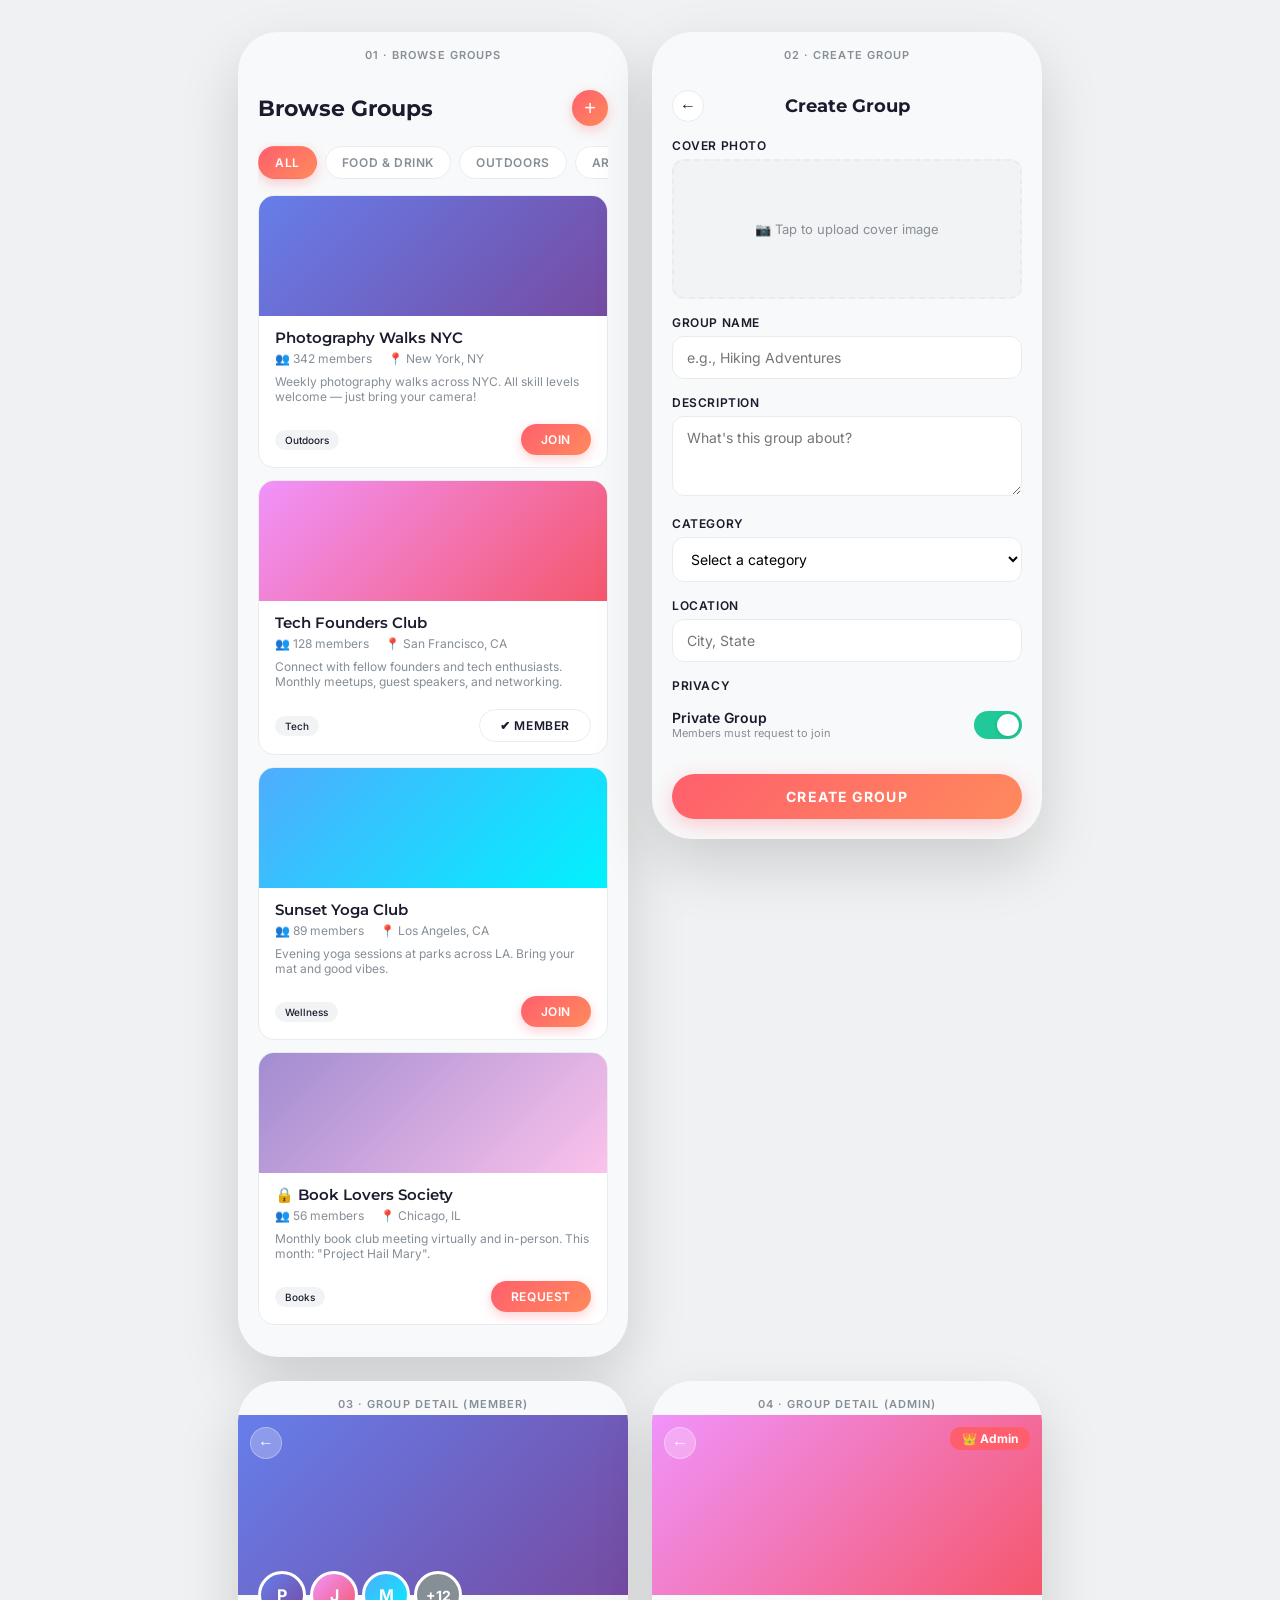
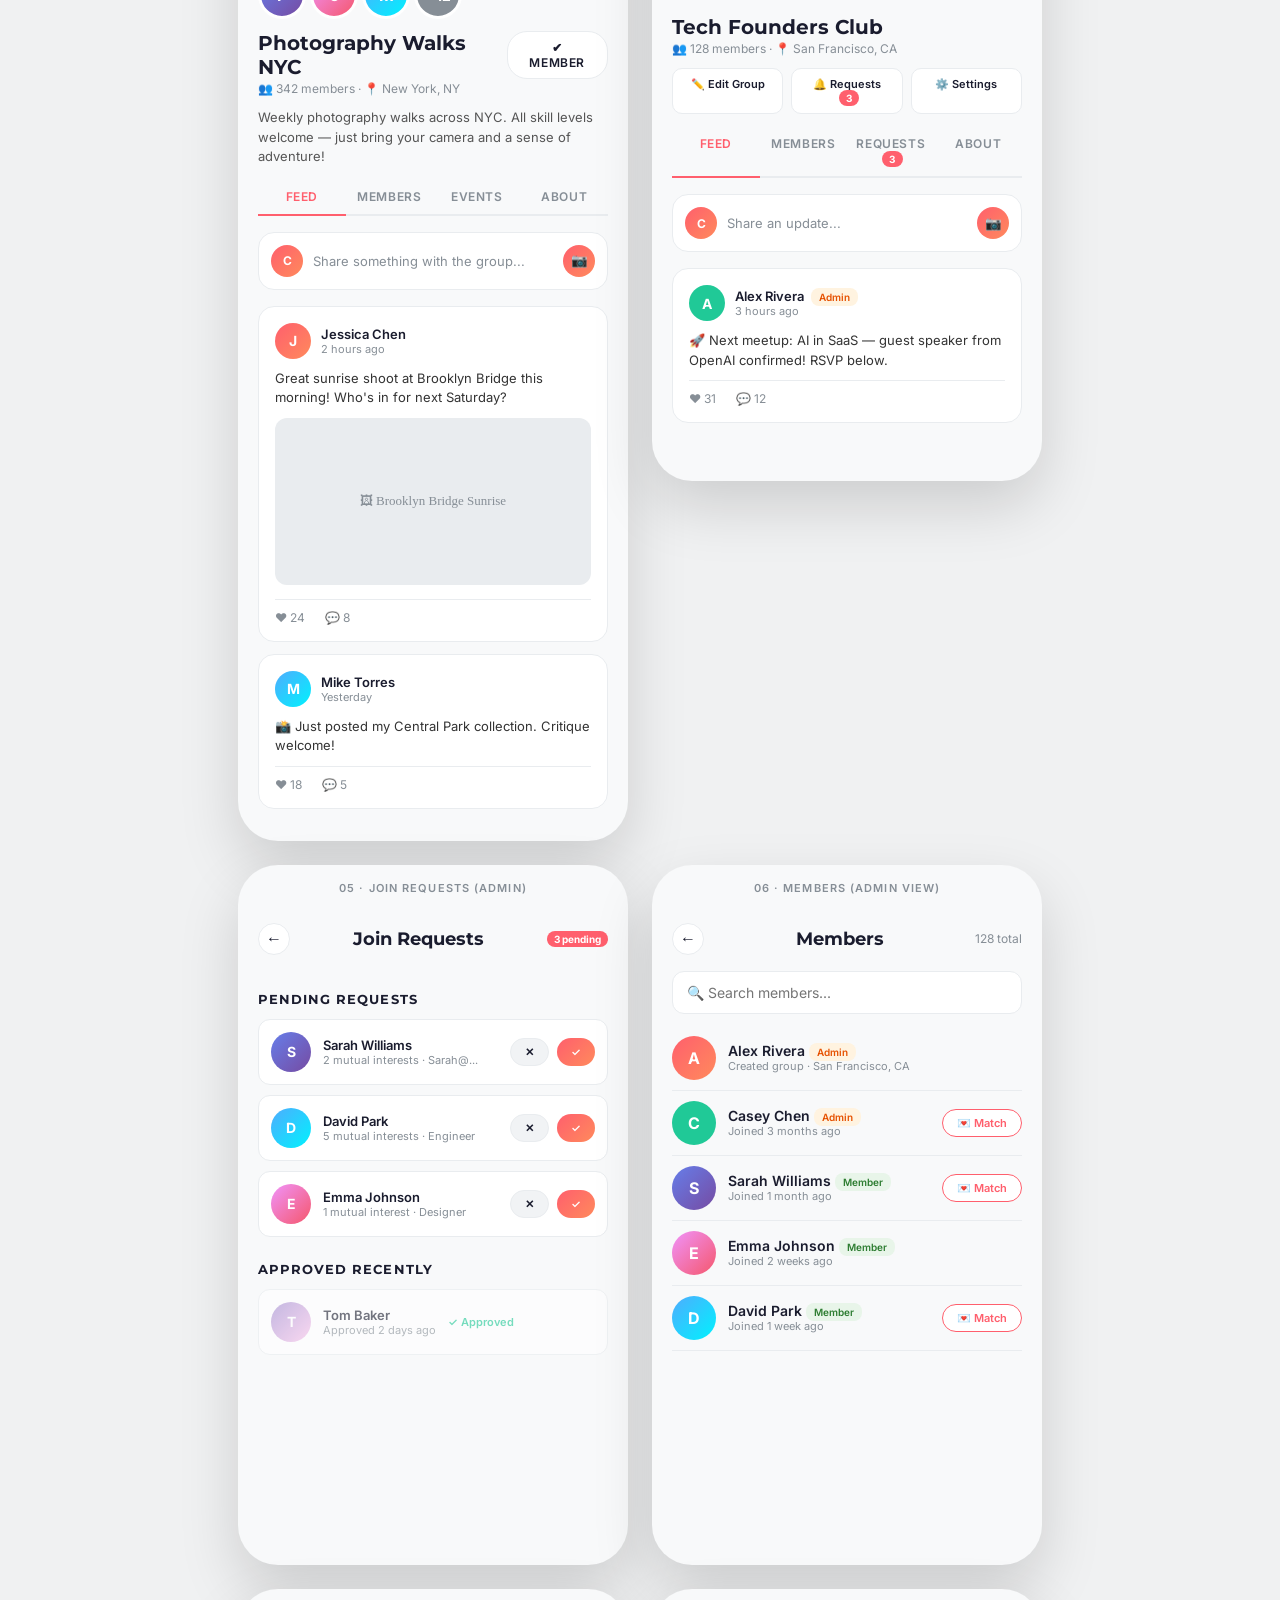
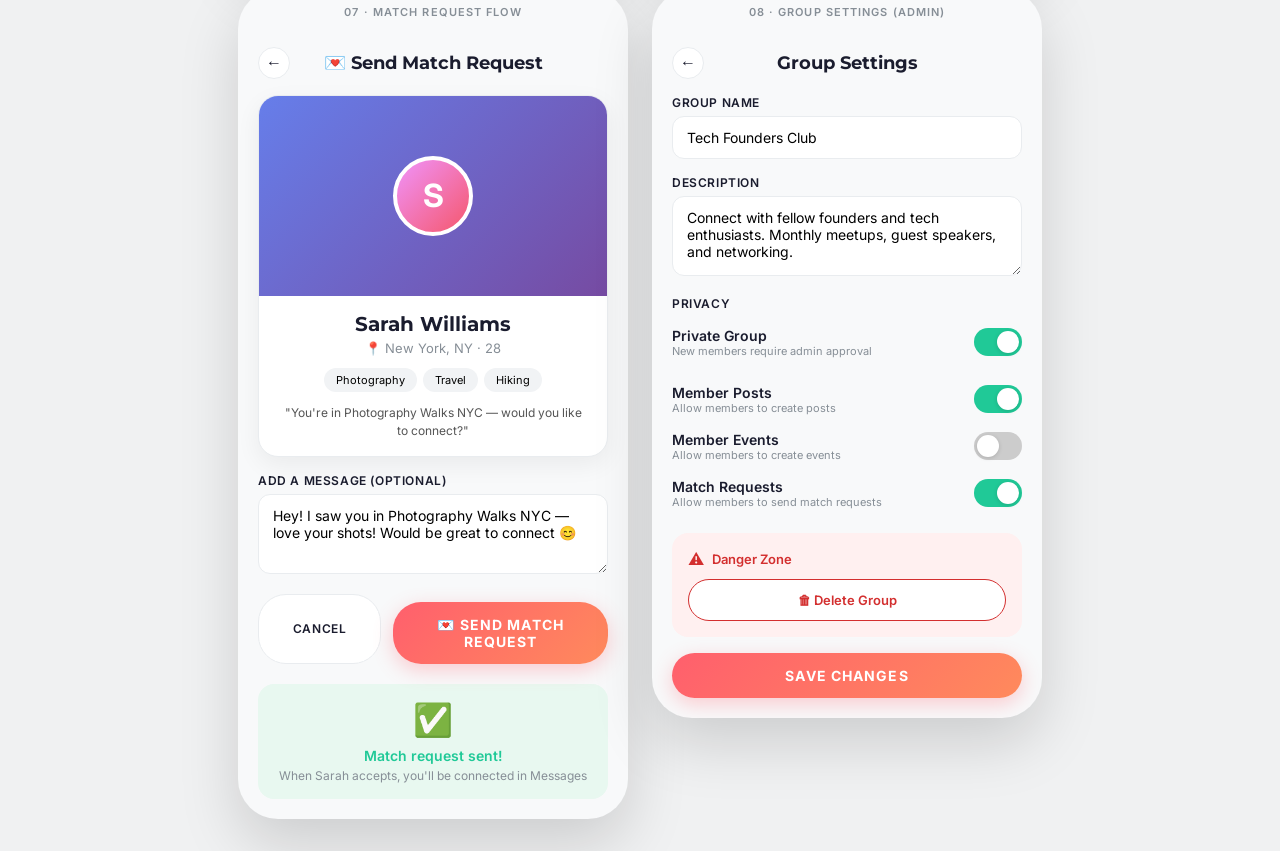
<file: groups-prototype.html>
<!DOCTYPE html>
<html lang="en">
<head>
<meta charset="UTF-8">
<meta name="viewport" content="width=device-width, initial-scale=1.0, maximum-scale=1.0, user-scalable=no">
<title>Vynce Groups — Design Prototype</title>
<style>
  @import url('https://fonts.googleapis.com/css2?family=Inter:wght@400;500;600;700&family=Montserrat:wght@600;700;800;900&display=swap');

  * { margin: 0; padding: 0; box-sizing: border-box; }
  body {
    font-family: 'Inter', sans-serif;
    background: #f0f1f2;
    display: flex;
    flex-wrap: wrap;
    gap: 24px;
    padding: 32px;
    justify-content: center;
    align-items: flex-start;
  }

  .phone {
    width: 390px;
    background: #f8f9fa;
    border-radius: 40px;
    overflow: hidden;
    box-shadow: 0 25px 60px rgba(0,0,0,0.15);
    position: relative;
    min-height: 700px;
  }
  .phone-inner {
    padding: 20px;
  }

  /* Vynce Design Tokens */
  :root {
    --coral: #ff5f6d;
    --orange: #ff8a5c;
    --navy: #1a1c2e;
    --teal: #20c997;
    --bg: #f8f9fa;
    --card: #ffffff;
    --border: #e9ecef;
    --muted: #868e96;
    --surface: #f1f3f5;
    --gradient: linear-gradient(135deg, #ff5f6d, #ff8a5c);
  }

  /* Header */
  .header {
    display: flex;
    align-items: center;
    justify-content: space-between;
    padding: 4px 0 16px;
  }
  .header h1 {
    font-family: 'Montserrat', sans-serif;
    font-size: 22px;
    font-weight: 700;
    color: var(--navy);
  }
  .header .create-btn {
    width: 36px; height: 36px;
    border-radius: 50%;
    background: var(--gradient);
    border: none;
    color: white;
    font-size: 20px;
    cursor: pointer;
    box-shadow: 0 4px 12px rgba(255,95,109,0.3);
    display: flex;
    align-items: center;
    justify-content: center;
  }
  .back-btn {
    width: 32px; height: 32px;
    border-radius: 50%;
    background: white;
    border: 1px solid var(--border);
    color: var(--navy);
    font-size: 16px;
    cursor: pointer;
    display: flex;
    align-items: center;
    justify-content: center;
  }

  /* Categories Filter */
  .categories {
    display: flex;
    gap: 8px;
    overflow-x: auto;
    padding: 4px 0 16px;
    scrollbar-width: none;
  }
  .categories::-webkit-scrollbar { display: none; }
  .cat-chip {
    white-space: nowrap;
    padding: 8px 16px;
    border-radius: 20px;
    border: 1px solid var(--border);
    background: white;
    font-size: 12px;
    font-weight: 600;
    color: var(--muted);
    cursor: pointer;
    font-family: 'Inter', sans-serif;
    text-transform: uppercase;
    letter-spacing: 0.05em;
  }
  .cat-chip.active {
    background: var(--gradient);
    color: white;
    border-color: transparent;
    box-shadow: 0 4px 12px rgba(255,95,109,0.3);
  }

  /* Group Card */
  .group-card {
    background: white;
    border-radius: 16px;
    border: 1px solid var(--border);
    overflow: hidden;
    margin-bottom: 12px;
    cursor: pointer;
    transition: box-shadow 0.2s;
  }
  .group-card:hover { box-shadow: 0 4px 16px rgba(0,0,0,0.06); }
  .group-card-cover {
    width: 100%;
    height: 120px;
    object-fit: cover;
    background: var(--gradient);
  }
  .group-card-body { padding: 12px 16px; }
  .group-card-title {
    font-family: 'Montserrat', sans-serif;
    font-size: 15px;
    font-weight: 600;
    color: var(--navy);
  }
  .group-card-meta {
    display: flex;
    gap: 16px;
    font-size: 12px;
    color: var(--muted);
    margin-top: 4px;
  }
  .group-card-desc {
    font-size: 12px;
    color: var(--muted);
    margin-top: 8px;
    display: -webkit-box;
    -webkit-line-clamp: 2;
    -webkit-box-orient: vertical;
    overflow: hidden;
  }
  .group-card-footer {
    display: flex;
    justify-content: space-between;
    align-items: center;
    padding: 8px 16px 12px;
  }
  .group-card-cat {
    font-size: 10px;
    background: var(--surface);
    padding: 4px 10px;
    border-radius: 12px;
    color: var(--navy);
    font-weight: 500;
  }
  .join-btn {
    padding: 8px 20px;
    border-radius: 20px;
    border: none;
    font-size: 12px;
    font-weight: 600;
    cursor: pointer;
    font-family: 'Inter', sans-serif;
    text-transform: uppercase;
    letter-spacing: 0.05em;
  }
  .join-btn.primary { background: var(--gradient); color: white; box-shadow: 0 4px 12px rgba(255,95,109,0.3); }
  .join-btn.outline { background: white; color: var(--navy); border: 1px solid var(--border); }

  /* Section Title */
  .section-title {
    font-family: 'Montserrat', sans-serif;
    font-size: 13px;
    font-weight: 700;
    color: var(--navy);
    text-transform: uppercase;
    letter-spacing: 0.08em;
    margin: 20px 0 12px;
  }

  /* Tab Bar */
  .tabs {
    display: flex;
    border-bottom: 2px solid var(--border);
    margin: 12px 0 16px;
  }
  .tab {
    flex: 1;
    padding: 10px 0;
    text-align: center;
    font-size: 12px;
    font-weight: 600;
    color: var(--muted);
    cursor: pointer;
    border-bottom: 2px solid transparent;
    margin-bottom: -2px;
    font-family: 'Inter', sans-serif;
    text-transform: uppercase;
    letter-spacing: 0.05em;
  }
  .tab.active { color: var(--coral); border-bottom-color: var(--coral); }

  /* Feed Post */
  .feed-post {
    background: white;
    border-radius: 16px;
    border: 1px solid var(--border);
    padding: 16px;
    margin-bottom: 12px;
  }
  .post-header {
    display: flex;
    align-items: center;
    gap: 10px;
    margin-bottom: 10px;
  }
  .post-avatar {
    width: 36px; height: 36px;
    border-radius: 50%;
    background: var(--gradient);
    display: flex;
    align-items: center;
    justify-content: center;
    color: white;
    font-weight: 700;
    font-size: 14px;
  }
  .post-name { font-weight: 600; font-size: 13px; color: var(--navy); }
  .post-time { font-size: 11px; color: var(--muted); }
  .post-text { font-size: 13px; color: #333; line-height: 1.5; }
  .post-image {
    width: 100%;
    border-radius: 12px;
    margin-top: 10px;
  }
  .post-actions {
    display: flex;
    gap: 20px;
    margin-top: 10px;
    padding-top: 10px;
    border-top: 1px solid var(--border);
    font-size: 12px;
    color: var(--muted);
  }
  .post-actions span { cursor: pointer; display: flex; align-items: center; gap: 4px; }

  /* Members Grid */
  .member-row {
    display: flex;
    align-items: center;
    gap: 12px;
    padding: 10px 0;
    border-bottom: 1px solid var(--border);
  }
  .member-avatar {
    width: 44px; height: 44px;
    border-radius: 50%;
    display: flex;
    align-items: center;
    justify-content: center;
    font-weight: 700;
    color: white;
    font-size: 16px;
  }
  .member-info { flex: 1; }
  .member-name { font-size: 14px; font-weight: 600; color: var(--navy); }
  .member-role { font-size: 11px; color: var(--muted); }
  .role-badge {
    font-size: 10px;
    padding: 3px 8px;
    border-radius: 8px;
    font-weight: 600;
  }
  .role-badge.admin { background: #fff3e0; color: #e65100; }
  .role-badge.member { background: #e8f5e9; color: #2e7d32; }
  .match-request-btn {
    padding: 6px 14px;
    border-radius: 16px;
    border: 1px solid var(--coral);
    background: white;
    color: var(--coral);
    font-size: 11px;
    font-weight: 600;
    cursor: pointer;
    font-family: 'Inter', sans-serif;
  }

  /* Join Requests */
  .request-card {
    background: white;
    border-radius: 12px;
    border: 1px solid var(--border);
    padding: 12px;
    margin-bottom: 10px;
    display: flex;
    align-items: center;
    gap: 12px;
  }
  .request-actions {
    display: flex;
    gap: 8px;
    margin-left: auto;
  }
  .approve-btn, .reject-btn {
    padding: 6px 14px;
    border-radius: 16px;
    border: none;
    font-size: 11px;
    font-weight: 600;
    cursor: pointer;
    font-family: 'Inter', sans-serif;
  }
  .approve-btn { background: var(--gradient); color: white; }
  .reject-btn { background: var(--surface); color: var(--navy); border: 1px solid var(--border); }

  /* Create Group Form */
  .form-group { margin-bottom: 16px; }
  .form-label {
    font-size: 12px;
    font-weight: 600;
    color: var(--navy);
    margin-bottom: 6px;
    display: block;
    text-transform: uppercase;
    letter-spacing: 0.05em;
  }
  .form-input, .form-textarea {
    width: 100%;
    padding: 12px 14px;
    border-radius: 12px;
    border: 1px solid var(--border);
    font-size: 14px;
    font-family: 'Inter', sans-serif;
    background: white;
  }
  .form-textarea { min-height: 80px; resize: vertical; }
  .cover-upload {
    width: 100%;
    height: 140px;
    border-radius: 12px;
    border: 2px dashed var(--border);
    display: flex;
    align-items: center;
    justify-content: center;
    color: var(--muted);
    font-size: 13px;
    cursor: pointer;
    background: var(--surface);
  }
  .toggle-row {
    display: flex;
    align-items: center;
    justify-content: space-between;
    padding: 10px 0;
  }
  .toggle {
    width: 48px; height: 28px;
    border-radius: 14px;
    background: #ccc;
    cursor: pointer;
    position: relative;
    transition: background 0.2s;
  }
  .toggle.on { background: var(--teal); }
  .toggle::after {
    content: '';
    position: absolute;
    width: 22px; height: 22px;
    border-radius: 50%;
    background: white;
    top: 3px; left: 3px;
    transition: left 0.2s;
    box-shadow: 0 1px 4px rgba(0,0,0,0.15);
  }
  .toggle.on::after { left: 23px; }

  .submit-btn {
    width: 100%;
    padding: 14px;
    border-radius: 28px;
    border: none;
    background: var(--gradient);
    color: white;
    font-size: 14px;
    font-weight: 700;
    cursor: pointer;
    font-family: 'Inter', sans-serif;
    text-transform: uppercase;
    letter-spacing: 0.08em;
    box-shadow: 0 6px 20px rgba(255,95,109,0.3);
    margin-top: 8px;
  }

  /* Create Post */
  .create-post {
    background: white;
    border-radius: 16px;
    border: 1px solid var(--border);
    padding: 12px;
    margin-bottom: 16px;
    display: flex;
    align-items: center;
    gap: 10px;
  }
  .create-post-input {
    flex: 1;
    border: none;
    font-size: 13px;
    font-family: 'Inter', sans-serif;
    color: var(--navy);
    outline: none;
  }
  .create-post-input::placeholder { color: var(--muted); }
  .create-post-btn {
    width: 32px; height: 32px;
    border-radius: 50%;
    background: var(--gradient);
    border: none;
    color: white;
    cursor: pointer;
    display: flex;
    align-items: center;
    justify-content: center;
  }

  /* Badge */
  .badge {
    background: var(--coral);
    color: white;
    font-size: 10px;
    padding: 2px 7px;
    border-radius: 10px;
    font-weight: 700;
  }

  /* Admin Controls */
  .admin-actions {
    display: flex;
    gap: 8px;
    margin: 12px 0;
  }
  .admin-action-btn {
    flex: 1;
    padding: 8px;
    border-radius: 10px;
    border: 1px solid var(--border);
    background: white;
    font-size: 11px;
    font-weight: 600;
    cursor: pointer;
    font-family: 'Inter', sans-serif;
    color: var(--navy);
    text-align: center;
  }

  /* Label */
  .screen-label {
    text-align: center;
    padding: 16px 0 4px;
    font-size: 11px;
    font-weight: 600;
    color: var(--muted);
    text-transform: uppercase;
    letter-spacing: 0.1em;
    border-top: 1px solid var(--border);
    margin-top: 16px;
  }
  .screen-label:first-child { border-top: none; margin-top: 0; }
</style>
</head>
<body>

<!-- ============ SCREEN 1: Browse Groups ============ -->
<div class="phone">
  <div class="screen-label">01 · Browse Groups</div>
  <div class="phone-inner">
    <div class="header">
      <h1>Browse Groups</h1>
      <button class="create-btn">+</button>
    </div>

    <div class="categories">
      <span class="cat-chip active">All</span>
      <span class="cat-chip">Food &amp; Drink</span>
      <span class="cat-chip">Outdoors</span>
      <span class="cat-chip">Arts</span>
      <span class="cat-chip">Tech</span>
      <span class="cat-chip">Books</span>
      <span class="cat-chip">Wellness</span>
    </div>

    <!-- Group Card 1 -->
    <div class="group-card">
      <div class="group-card-cover" style="background: linear-gradient(135deg, #667eea, #764ba2);"></div>
      <div class="group-card-body">
        <div class="group-card-title">Photography Walks NYC</div>
        <div class="group-card-meta">
          <span>👥 342 members</span>
          <span>📍 New York, NY</span>
        </div>
        <div class="group-card-desc">Weekly photography walks across NYC. All skill levels welcome — just bring your camera!</div>
      </div>
      <div class="group-card-footer">
        <span class="group-card-cat">Outdoors</span>
        <button class="join-btn primary">Join</button>
      </div>
    </div>

    <!-- Group Card 2 (Member - shows Leave) -->
    <div class="group-card">
      <div class="group-card-cover" style="background: linear-gradient(135deg, #f093fb, #f5576c);"></div>
      <div class="group-card-body">
        <div class="group-card-title">Tech Founders Club</div>
        <div class="group-card-meta">
          <span>👥 128 members</span>
          <span>📍 San Francisco, CA</span>
        </div>
        <div class="group-card-desc">Connect with fellow founders and tech enthusiasts. Monthly meetups, guest speakers, and networking.</div>
      </div>
      <div class="group-card-footer">
        <span class="group-card-cat">Tech</span>
        <button class="join-btn outline">✔ Member</button>
      </div>
    </div>

    <!-- Group Card 3 -->
    <div class="group-card">
      <div class="group-card-cover" style="background: linear-gradient(135deg, #4facfe, #00f2fe);"></div>
      <div class="group-card-body">
        <div class="group-card-title">Sunset Yoga Club</div>
        <div class="group-card-meta">
          <span>👥 89 members</span>
          <span>📍 Los Angeles, CA</span>
        </div>
        <div class="group-card-desc">Evening yoga sessions at parks across LA. Bring your mat and good vibes.</div>
      </div>
      <div class="group-card-footer">
        <span class="group-card-cat">Wellness</span>
        <button class="join-btn primary">Join</button>
      </div>
    </div>

    <!-- Group Card 4 (Private - shows lock) -->
    <div class="group-card">
      <div class="group-card-cover" style="background: linear-gradient(135deg, #a18cd1, #fbc2eb);"></div>
      <div class="group-card-body">
        <div class="group-card-title">🔒 Book Lovers Society</div>
        <div class="group-card-meta">
          <span>👥 56 members</span>
          <span>📍 Chicago, IL</span>
        </div>
        <div class="group-card-desc">Monthly book club meeting virtually and in-person. This month: "Project Hail Mary".</div>
      </div>
      <div class="group-card-footer">
        <span class="group-card-cat">Books</span>
        <button class="join-btn primary">Request</button>
      </div>
    </div>
  </div>
</div>

<!-- ============ SCREEN 2: Create Group ============ -->
<div class="phone">
  <div class="screen-label">02 · Create Group</div>
  <div class="phone-inner">
    <div class="header">
      <button class="back-btn">←</button>
      <h1 style="font-size:18px;">Create Group</h1>
      <div style="width:32px;"></div>
    </div>

    <div class="form-group">
      <label class="form-label">Cover Photo</label>
      <div class="cover-upload">📷 Tap to upload cover image</div>
    </div>

    <div class="form-group">
      <label class="form-label">Group Name</label>
      <input class="form-input" type="text" placeholder="e.g., Hiking Adventures" />
    </div>

    <div class="form-group">
      <label class="form-label">Description</label>
      <textarea class="form-textarea" placeholder="What's this group about?"></textarea>
    </div>

    <div class="form-group">
      <label class="form-label">Category</label>
      <select class="form-input" style="appearance: auto;">
        <option>Select a category</option>
        <option>Food &amp; Drink</option>
        <option>Outdoors</option>
        <option>Arts</option>
        <option>Tech</option>
        <option>Books</option>
        <option>Wellness</option>
      </select>
    </div>

    <div class="form-group">
      <label class="form-label">Location</label>
      <input class="form-input" type="text" placeholder="City, State" />
    </div>

    <div class="form-group">
      <label class="form-label">Privacy</label>
      <div class="toggle-row">
        <div>
          <div style="font-size:14px;font-weight:600;color:var(--navy);">Private Group</div>
          <div style="font-size:11px;color:var(--muted);">Members must request to join</div>
        </div>
        <div class="toggle on"></div>
      </div>
    </div>

    <button class="submit-btn">Create Group</button>
  </div>
</div>

<!-- ============ SCREEN 3: Group Detail — Member View ============ -->
<div class="phone">
  <div class="screen-label">03 · Group Detail (Member)</div>
  <div style="position:relative;">
    <div style="width:100%;height:180px;background:linear-gradient(135deg,#667eea,#764ba2);"></div>
    <div style="position:absolute;top:12px;left:12px;">
      <button class="back-btn" style="background:rgba(255,255,255,0.25);border-color:rgba(255,255,255,0.3);color:white;">←</button>
    </div>
    <div style="position:absolute;bottom:-24px;left:20px;display:flex;gap:4px;">
      <div style="width:48px;height:48px;border-radius:50%;border:3px solid white;background:linear-gradient(135deg,#667eea,#764ba2);display:flex;align-items:center;justify-content:center;color:white;font-weight:700;">P</div>
      <div style="width:48px;height:48px;border-radius:50%;border:3px solid white;background:linear-gradient(135deg,#f093fb,#f5576c);display:flex;align-items:center;justify-content:center;color:white;font-weight:700;">J</div>
      <div style="width:48px;height:48px;border-radius:50%;border:3px solid white;background:linear-gradient(135deg,#4facfe,#00f2fe);display:flex;align-items:center;justify-content:center;color:white;font-weight:700;">M</div>
      <div style="width:48px;height:48px;border-radius:50%;border:3px solid white;background:var(--muted);display:flex;align-items:center;justify-content:center;color:white;font-size:14px;font-weight:700;">+12</div>
    </div>
  </div>

  <div class="phone-inner" style="padding-top:36px;">
    <div style="display:flex;justify-content:space-between;align-items:flex-start;">
      <div>
        <h2 style="font-family:'Montserrat',sans-serif;font-size:20px;color:var(--navy);">Photography Walks NYC</h2>
        <p style="font-size:12px;color:var(--muted);margin-top:2px;">👥 342 members · 📍 New York, NY</p>
      </div>
      <button class="join-btn outline" style="padding:8px 16px;">✔ Member</button>
    </div>

    <p style="font-size:13px;color:#555;margin:12px 0;line-height:1.5;">
      Weekly photography walks across NYC. All skill levels welcome — just bring your camera and a sense of adventure!
    </p>

    <div class="tabs">
      <div class="tab active">Feed</div>
      <div class="tab">Members</div>
      <div class="tab">Events</div>
      <div class="tab">About</div>
    </div>

    <!-- Create Post -->
    <div class="create-post">
      <div class="post-avatar" style="width:32px;height:32px;font-size:12px;flex-shrink:0;">C</div>
      <input class="create-post-input" placeholder="Share something with the group..." />
      <button class="create-post-btn">📷</button>
    </div>

    <!-- Feed Post 1 -->
    <div class="feed-post">
      <div class="post-header">
        <div class="post-avatar">J</div>
        <div>
          <div class="post-name">Jessica Chen</div>
          <div class="post-time">2 hours ago</div>
        </div>
      </div>
      <div class="post-text">Great sunrise shoot at Brooklyn Bridge this morning! Who's in for next Saturday?</div>
      <img class="post-image" src="data:image/svg+xml,%3Csvg width='340' height='180' xmlns='http://www.w3.org/2000/svg'%3E%3Crect width='340' height='180' fill='%23e9ecef'/%3E%3Ctext x='50%25' y='50%25' text-anchor='middle' dy='.3em' fill='%23868e96' font-size='14' font-family='Inter'%3E🖼 Brooklyn Bridge Sunrise%3C/text%3E%3C/svg%3E" alt="Sunrise photo" />
      <div class="post-actions">
        <span>❤️ 24</span>
        <span>💬 8</span>
      </div>
    </div>

    <!-- Feed Post 2 -->
    <div class="feed-post">
      <div class="post-header">
        <div class="post-avatar" style="background:linear-gradient(135deg,#4facfe,#00f2fe);">M</div>
        <div>
          <div class="post-name">Mike Torres</div>
          <div class="post-time">Yesterday</div>
        </div>
      </div>
      <div class="post-text">📸 Just posted my Central Park collection. Critique welcome!</div>
      <div class="post-actions">
        <span>❤️ 18</span>
        <span>💬 5</span>
      </div>
    </div>
  </div>
</div>

<!-- ============ SCREEN 4: Group Detail — Admin View ============ -->
<div class="phone">
  <div class="screen-label">04 · Group Detail (Admin)</div>
  <div style="position:relative;">
    <div style="width:100%;height:180px;background:linear-gradient(135deg,#f093fb,#f5576c);"></div>
    <div style="position:absolute;top:12px;left:12px;">
      <button class="back-btn" style="background:rgba(255,255,255,0.25);border-color:rgba(255,255,255,0.3);color:white;">←</button>
    </div>
    <div style="position:absolute;top:12px;right:12px;display:flex;gap:8px;">
      <span class="badge" style="font-size:12px;padding:4px 12px;">👑 Admin</span>
    </div>
  </div>

  <div class="phone-inner" style="padding-top:20px;">
    <div style="display:flex;justify-content:space-between;align-items:flex-start;">
      <div>
        <h2 style="font-family:'Montserrat',sans-serif;font-size:20px;color:var(--navy);">Tech Founders Club</h2>
        <p style="font-size:12px;color:var(--muted);margin-top:2px;">👥 128 members · 📍 San Francisco, CA</p>
      </div>
    </div>

    <!-- Admin Control Bar -->
    <div class="admin-actions">
      <div class="admin-action-btn">✏️ Edit Group</div>
      <div class="admin-action-btn">🔔 Requests <span class="badge" style="margin-left:4px;">3</span></div>
      <div class="admin-action-btn">⚙️ Settings</div>
    </div>

    <div class="tabs">
      <div class="tab active">Feed</div>
      <div class="tab">Members</div>
      <div class="tab">Requests <span class="badge" style="margin-left:4px;">3</span></div>
      <div class="tab">About</div>
    </div>

    <!-- Create Post (admin) -->
    <div class="create-post">
      <div class="post-avatar" style="width:32px;height:32px;font-size:12px;flex-shrink:0;">C</div>
      <input class="create-post-input" placeholder="Share an update..." />
      <button class="create-post-btn">📷</button>
    </div>

    <!-- Feed Post -->
    <div class="feed-post">
      <div class="post-header">
        <div class="post-avatar" style="background:var(--teal);">A</div>
        <div>
          <div class="post-name">Alex Rivera <span class="role-badge admin" style="margin-left:4px;">Admin</span></div>
          <div class="post-time">3 hours ago</div>
        </div>
      </div>
      <div class="post-text">🚀 Next meetup: AI in SaaS — guest speaker from OpenAI confirmed! RSVP below.</div>
      <div class="post-actions">
        <span>❤️ 31</span>
        <span>💬 12</span>
      </div>
    </div>
  </div>
</div>

<!-- ============ SCREEN 5: Join Requests ============ -->
<div class="phone">
  <div class="screen-label">05 · Join Requests (Admin)</div>
  <div class="phone-inner">
    <div class="header">
      <button class="back-btn">←</button>
      <h1 style="font-size:18px;">Join Requests</h1>
      <span class="badge">3 pending</span>
    </div>

    <div class="section-title">Pending Requests</div>

    <div class="request-card">
      <div class="member-avatar" style="background:linear-gradient(135deg,#667eea,#764ba2);width:40px;height:40px;font-size:14px;flex-shrink:0;">S</div>
      <div>
        <div class="member-name" style="font-size:13px;">Sarah Williams</div>
        <div style="font-size:11px;color:var(--muted);">2 mutual interests · Sarah@...</div>
      </div>
      <div class="request-actions">
        <button class="reject-btn">✕</button>
        <button class="approve-btn">✓</button>
      </div>
    </div>

    <div class="request-card">
      <div class="member-avatar" style="background:linear-gradient(135deg,#4facfe,#00f2fe);width:40px;height:40px;font-size:14px;flex-shrink:0;">D</div>
      <div>
        <div class="member-name" style="font-size:13px;">David Park</div>
        <div style="font-size:11px;color:var(--muted);">5 mutual interests · Engineer</div>
      </div>
      <div class="request-actions">
        <button class="reject-btn">✕</button>
        <button class="approve-btn">✓</button>
      </div>
    </div>

    <div class="request-card">
      <div class="member-avatar" style="background:linear-gradient(135deg,#f093fb,#f5576c);width:40px;height:40px;font-size:14px;flex-shrink:0;">E</div>
      <div>
        <div class="member-name" style="font-size:13px;">Emma Johnson</div>
        <div style="font-size:11px;color:var(--muted);">1 mutual interest · Designer</div>
      </div>
      <div class="request-actions">
        <button class="reject-btn">✕</button>
        <button class="approve-btn">✓</button>
      </div>
    </div>

    <div class="section-title" style="margin-top:24px;">Approved Recently</div>

    <div class="request-card" style="opacity:0.6;">
      <div class="member-avatar" style="background:linear-gradient(135deg,#a18cd1,#fbc2eb);width:40px;height:40px;font-size:14px;flex-shrink:0;">T</div>
      <div>
        <div class="member-name" style="font-size:13px;">Tom Baker</div>
        <div style="font-size:11px;color:var(--muted);">Approved 2 days ago</div>
      </div>
      <span style="font-size:11px;color:var(--teal);font-weight:600;">✓ Approved</span>
    </div>
  </div>
</div>

<!-- ============ SCREEN 6: Members List ============ -->
<div class="phone">
  <div class="screen-label">06 · Members (Admin View)</div>
  <div class="phone-inner">
    <div class="header">
      <button class="back-btn">←</button>
      <h1 style="font-size:18px;">Members</h1>
      <span style="font-size:12px;color:var(--muted);">128 total</span>
    </div>

    <input class="form-input" type="text" placeholder="🔍 Search members..." style="margin-bottom:12px;" />

    <!-- Admin -->
    <div class="member-row">
      <div class="member-avatar" style="background:var(--gradient);">A</div>
      <div class="member-info">
        <div class="member-name">Alex Rivera <span class="role-badge admin">Admin</span></div>
        <div class="member-role">Created group · San Francisco, CA</div>
      </div>
    </div>

    <!-- Co-Admin -->
    <div class="member-row">
      <div class="member-avatar" style="background:var(--teal);">C</div>
      <div class="member-info">
        <div class="member-name">Casey Chen <span class="role-badge admin">Admin</span></div>
        <div class="member-role">Joined 3 months ago</div>
      </div>
      <button class="match-request-btn">💌 Match</button>
    </div>

    <!-- Regular member -->
    <div class="member-row">
      <div class="member-avatar" style="background:linear-gradient(135deg,#667eea,#764ba2);">S</div>
      <div class="member-info">
        <div class="member-name">Sarah Williams <span class="role-badge member">Member</span></div>
        <div class="member-role">Joined 1 month ago</div>
      </div>
      <button class="match-request-btn">💌 Match</button>
    </div>

    <div class="member-row">
      <div class="member-avatar" style="background:linear-gradient(135deg,#f093fb,#f5576c);">E</div>
      <div class="member-info">
        <div class="member-name">Emma Johnson <span class="role-badge member">Member</span></div>
        <div class="member-role">Joined 2 weeks ago</div>
      </div>
    </div>

    <div class="member-row">
      <div class="member-avatar" style="background:linear-gradient(135deg,#4facfe,#00f2fe);">D</div>
      <div class="member-info">
        <div class="member-name">David Park <span class="role-badge member">Member</span></div>
        <div class="member-role">Joined 1 week ago</div>
      </div>
      <button class="match-request-btn">💌 Match</button>
    </div>
  </div>
</div>

<!-- ============ SCREEN 7: Send Match Request ============ -->
<div class="phone">
  <div class="screen-label">07 · Match Request Flow</div>
  <div class="phone-inner">
    <div class="header">
      <button class="back-btn">←</button>
      <h1 style="font-size:18px;">💌 Send Match Request</h1>
      <div style="width:32px;"></div>
    </div>

    <!-- Match Request Card -->
    <div style="background:white;border-radius:20px;border:1px solid var(--border);overflow:hidden;box-shadow:0 8px 24px rgba(0,0,0,0.06);">
      <div style="width:100%;height:200px;background:linear-gradient(135deg,#667eea,#764ba2);display:flex;align-items:center;justify-content:center;">
        <div style="width:80px;height:80px;border-radius:50%;border:4px solid white;background:linear-gradient(135deg,#f093fb,#f5576c);display:flex;align-items:center;justify-content:center;font-size:32px;color:white;font-weight:700;">S</div>
      </div>
      <div style="padding:16px 20px;text-align:center;">
        <h2 style="font-family:'Montserrat',sans-serif;font-size:20px;color:var(--navy);">Sarah Williams</h2>
        <p style="font-size:13px;color:var(--muted);margin-top:4px;">📍 New York, NY · 28</p>
        <div style="display:flex;flex-wrap:wrap;gap:6px;justify-content:center;margin:12px 0;">
          <span style="font-size:11px;background:var(--surface);padding:5px 12px;border-radius:14px;">Photography</span>
          <span style="font-size:11px;background:var(--surface);padding:5px 12px;border-radius:14px;">Travel</span>
          <span style="font-size:11px;background:var(--surface);padding:5px 12px;border-radius:14px;">Hiking</span>
        </div>
        <p style="font-size:12px;color:#555;line-height:1.5;">"You're in Photography Walks NYC — would you like to connect?"</p>
      </div>
    </div>

    <!-- Message Input -->
    <div class="form-group" style="margin-top:16px;">
      <label class="form-label">Add a message (optional)</label>
      <textarea class="form-textarea" placeholder="Hey! I saw you in Photography Walks NYC. Would love to connect!">Hey! I saw you in Photography Walks NYC — love your shots! Would be great to connect 😊</textarea>
    </div>

    <!-- Actions -->
    <div style="display:flex;gap:12px;margin-top:8px;">
      <button class="join-btn outline" style="flex:1;padding:14px;border-radius:28px;text-align:center;">Cancel</button>
      <button class="submit-btn" style="flex:2;">💌 Send Match Request</button>
    </div>

    <!-- Success State -->
    <div style="margin-top:20px;padding:16px;background:#e8f8f0;border-radius:16px;text-align:center;">
      <div style="font-size:32px;margin-bottom:8px;">✅</div>
      <div style="font-size:14px;font-weight:600;color:var(--teal);">Match request sent!</div>
      <div style="font-size:12px;color:var(--muted);margin-top:4px;">When Sarah accepts, you'll be connected in Messages</div>
    </div>
  </div>
</div>

<!-- ============ SCREEN 8: Group Feed — Post Detail ============ -->
<div class="phone">
  <div class="screen-label">08 · Group Settings (Admin)</div>
  <div class="phone-inner">
    <div class="header">
      <button class="back-btn">←</button>
      <h1 style="font-size:18px;">Group Settings</h1>
      <div style="width:32px;"></div>
    </div>

    <div class="form-group">
      <label class="form-label">Group Name</label>
      <input class="form-input" type="text" value="Tech Founders Club" />
    </div>

    <div class="form-group">
      <label class="form-label">Description</label>
      <textarea class="form-textarea">Connect with fellow founders and tech enthusiasts. Monthly meetups, guest speakers, and networking.</textarea>
    </div>

    <div class="form-group">
      <label class="form-label">Privacy</label>
      <div class="toggle-row">
        <div>
          <div style="font-size:14px;font-weight:600;color:var(--navy);">Private Group</div>
          <div style="font-size:11px;color:var(--muted);">New members require admin approval</div>
        </div>
        <div class="toggle on"></div>
      </div>
    </div>

    <div class="form-group">
      <div style="display:flex;justify-content:space-between;align-items:center;">
        <div>
          <div style="font-size:14px;font-weight:600;color:var(--navy);">Member Posts</div>
          <div style="font-size:11px;color:var(--muted);">Allow members to create posts</div>
        </div>
        <div class="toggle on"></div>
      </div>
    </div>

    <div class="form-group">
      <div style="display:flex;justify-content:space-between;align-items:center;">
        <div>
          <div style="font-size:14px;font-weight:600;color:var(--navy);">Member Events</div>
          <div style="font-size:11px;color:var(--muted);">Allow members to create events</div>
        </div>
        <div class="toggle"></div>
      </div>
    </div>

    <div class="form-group">
      <div style="display:flex;justify-content:space-between;align-items:center;">
        <div>
          <div style="font-size:14px;font-weight:600;color:var(--navy);">Match Requests</div>
          <div style="font-size:11px;color:var(--muted);">Allow members to send match requests</div>
        </div>
        <div class="toggle on"></div>
      </div>
    </div>

    <div style="margin-top:24px;padding:16px;background:#fff0f0;border-radius:16px;">
      <div style="display:flex;align-items:center;gap:8px;">
        <span style="color:#d32f2f;">⚠️</span>
        <span style="font-size:13px;font-weight:600;color:#d32f2f;">Danger Zone</span>
      </div>
      <button style="margin-top:10px;width:100%;padding:12px;border-radius:28px;border:1px solid #d32f2f;background:white;color:#d32f2f;font-size:13px;font-weight:600;cursor:pointer;font-family:'Inter',sans-serif;">
        🗑 Delete Group
      </button>
    </div>

    <button class="submit-btn" style="margin-top:16px;">Save Changes</button>
  </div>
</div>

</body>
</html>
</file>
